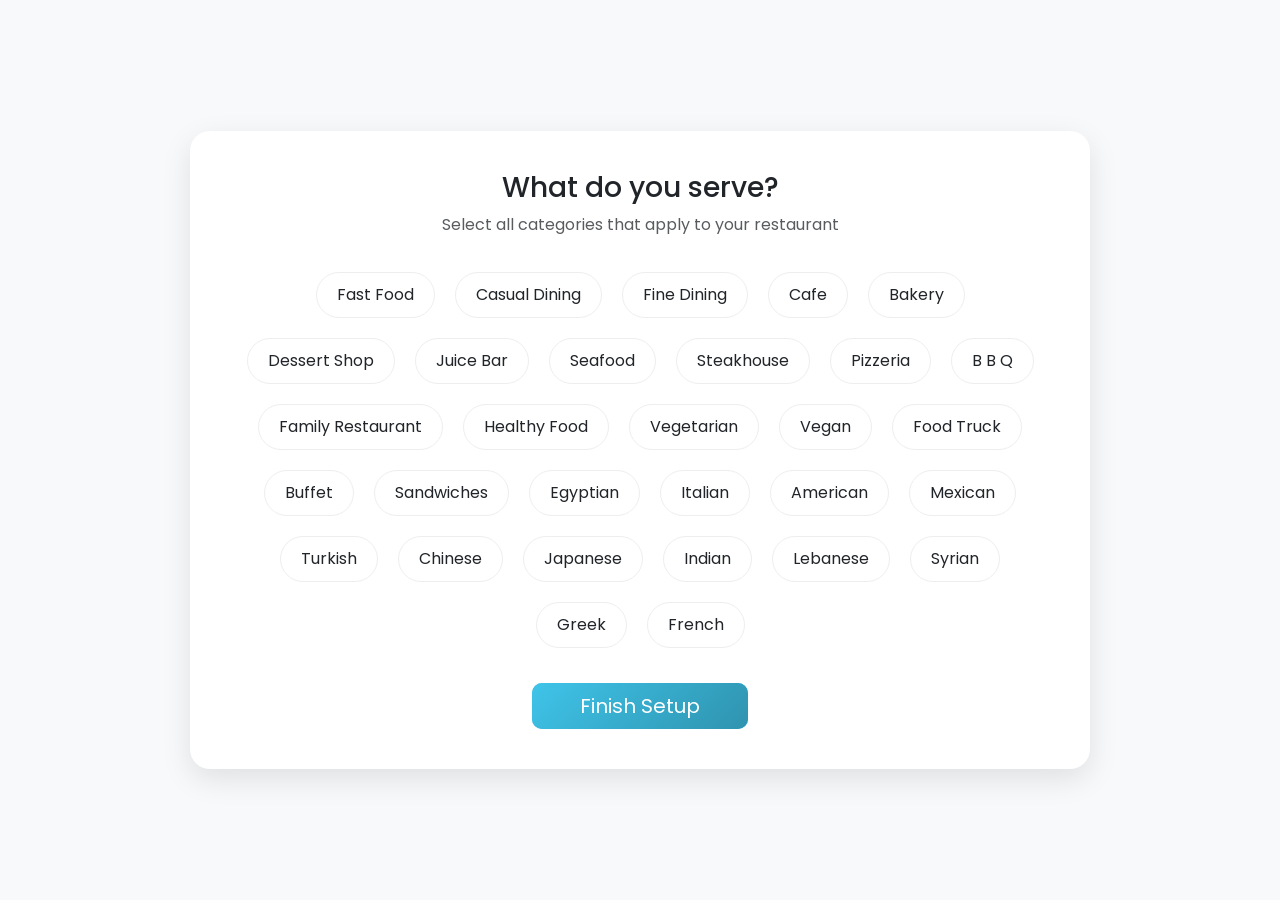
<file: Categories.html>
<!DOCTYPE html>
<html lang="en">

<head>
    <meta charset="UTF-8">
    <meta name="viewport" content="width=device-width, initial-scale=1.0">
    <title>Select Categories - Foodo</title>
    <link href="https://cdn.jsdelivr.net/npm/bootstrap@5.3.2/dist/css/bootstrap.min.css" rel="stylesheet">
    <link rel="shortcut icon" href="icons/favicon.ico" type="image/x-icon">
    <link href="https://fonts.googleapis.com/css?family=Poppins:300,400,500,600,700,800,900" rel="stylesheet">
    <link rel="stylesheet" href="css/styles.css">
    <style>
        body {
            background: #f8f9fa;
            font-family: 'Poppins', sans-serif;
            min-height: 100vh;
            display: flex;
            align-items: center;
            justify-content: center;
            padding: 20px;
        }

        .categories-card {
            background: white;
            padding: 40px;
            border-radius: 20px;
            box-shadow: 0 10px 30px rgba(0, 0, 0, 0.1);
            width: 100%;
            max-width: 900px;
        }

        .category-item {
            border: 1px solid #eee;
            border-radius: 50px;
            padding: 10px 20px;
            margin: 5px;
            cursor: pointer;
            transition: all 0.2s;
            display: inline-block;
            user-select: none;
        }

        .category-item:hover {
            background: #f0f0f0;
        }

        .category-item.selected {
            background: #ffc107;
            color: #333;
            border-color: #ffc107;
            font-weight: 600;
        }

        .category-grid {
            display: flex;
            flex-wrap: wrap;
            gap: 10px;
            justify-content: center;
            margin: 30px 0;
        }
    </style>
</head>

<body>

    <div class="categories-card">
        <h3 class="text-center mb-2">What do you serve?</h3>
        <p class="text-center text-muted mb-4">Select all categories that apply to your restaurant</p>

        <div class="category-grid" id="category-container">
            <!-- Categories will be injected here -->
        </div>

        <div class="alert alert-danger" id="error-alert" style="display:none;"></div>

        <div class="text-center">
            <button class="btn btn-primary btn-lg px-5" id="submit-btn" onclick="submitCategories()">Finish
                Setup</button>
        </div>
    </div>
    <script src="js/config.js"></script>

    <script src="js/Authentication.js"></script>
    <script>
        const categories = [
            "FastFood", "CasualDining", "FineDining", "Cafe", "Bakery",
            "DessertShop", "JuiceBar", "Seafood", "Steakhouse", "Pizzeria",
            "BBQ", "FamilyRestaurant", "HealthyFood", "Vegetarian", "Vegan",
            "FoodTruck", "Buffet", "Sandwiches", "Egyptian", "Italian",
            "American", "Mexican", "Turkish", "Chinese", "Japanese",
            "Indian", "Lebanese", "Syrian", "Greek", "French"
        ];

        const container = document.getElementById('category-container');
        const selectedCategories = new Set();

        // Render categories
        categories.forEach(cat => {
            const el = document.createElement('div');
            el.className = 'category-item';
            // Add spaces before capital letters for display
            el.textContent = cat.replace(/([A-Z])/g, ' $1').trim();
            el.dataset.value = cat;

            el.onclick = () => {
                if (selectedCategories.has(cat)) {
                    selectedCategories.delete(cat);
                    el.classList.remove('selected');
                } else {
                    selectedCategories.add(cat);
                    el.classList.add('selected');
                }
            };

            container.appendChild(el);
        });

        async function submitCategories() {
            const userId = sessionStorage.getItem('tempUserId');
            if (!userId) {
                alert('User ID missing. Please register again.');
                window.location.href = 'Register.html';
                return;
            }

            if (selectedCategories.size === 0) {
                alert('Please select at least one category.');
                return;
            }

            const btn = document.getElementById('submit-btn');
            const errorAlert = document.getElementById('error-alert');

            btn.disabled = true;
            btn.textContent = 'Saving...';
            errorAlert.style.display = 'none';

            const categoriesStr = Array.from(selectedCategories).join(',');

            const result = await Authentication.addCategory(userId, categoriesStr);

            if (result.success) {
                // Keep temp ID for restaurant image upload
                // sessionStorage tempUserId will be used in RestaurantImage.html
                window.location.href = 'RestaurantImage.html';
            } else {
                errorAlert.textContent = result.message || 'Failed to save categories';
                errorAlert.style.display = 'block';
                btn.disabled = false;
                btn.textContent = 'Finish Setup';
            }
        }
    </script>
</body>

</html>
</file>
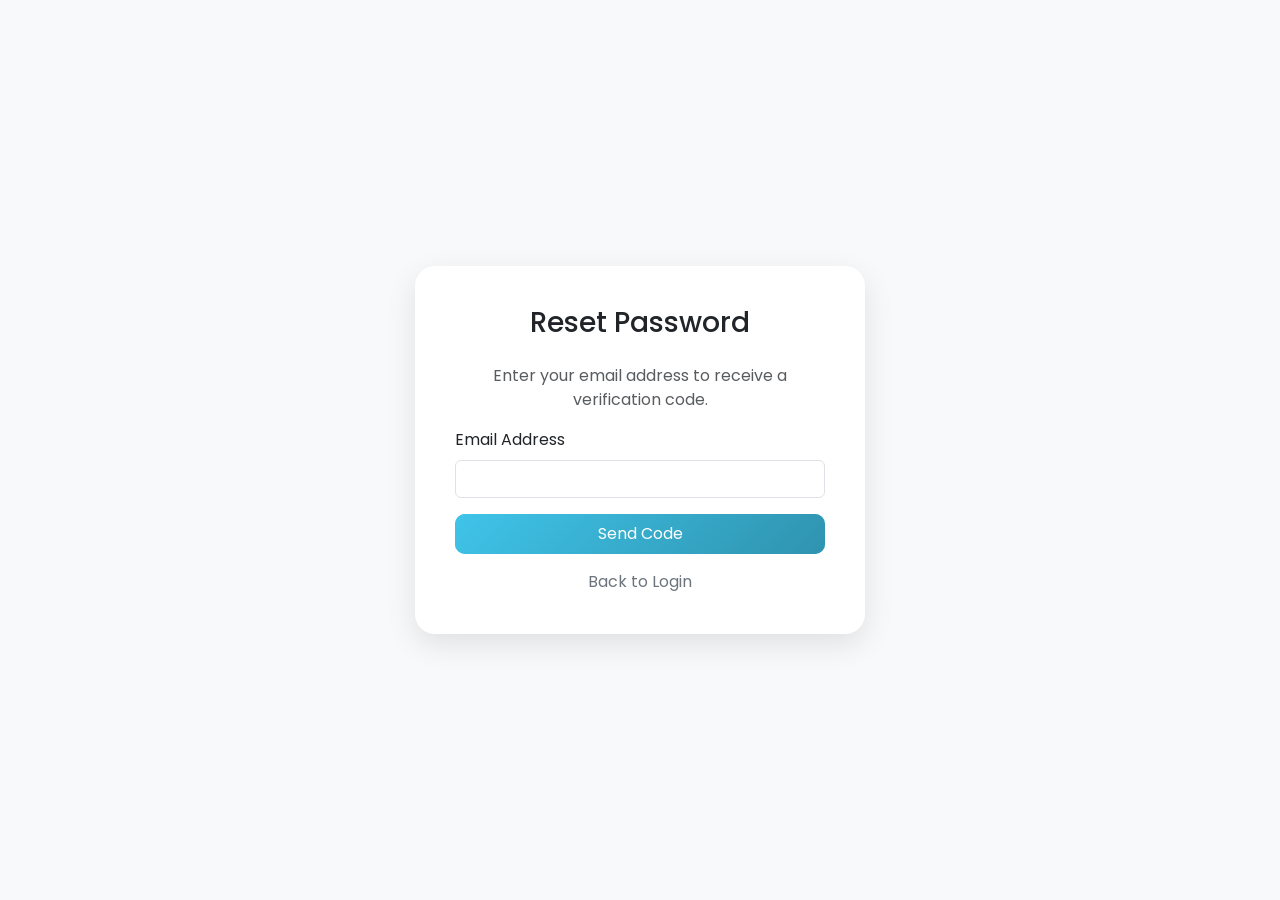
<file: ForgotPassword.html>
<!DOCTYPE html>
<html lang="en">

<head>
    <meta charset="UTF-8">
    <meta name="viewport" content="width=device-width, initial-scale=1.0">
    <title>Forgot Password - Foodo</title>
    <link href="https://cdn.jsdelivr.net/npm/bootstrap@5.3.2/dist/css/bootstrap.min.css" rel="stylesheet">
    <link rel="shortcut icon" href="icons/favicon.ico" type="image/x-icon">
    <link href="https://fonts.googleapis.com/css?family=Poppins:300,400,500,600,700,800,900" rel="stylesheet">
    <link rel="stylesheet" href="css/styles.css">
    <style>
        body {
            background: #f8f9fa;
            font-family: 'Poppins', sans-serif;
            height: 100vh;
            display: flex;
            align-items: center;
            justify-content: center;
        }

        .auth-card {
            background: white;
            padding: 40px;
            border-radius: 20px;
            box-shadow: 0 10px 30px rgba(0, 0, 0, 0.1);
            width: 100%;
            max-width: 450px;
        }

        .step-section {
            display: none;
            animation: fadeIn 0.5s;
        }

        .step-section.active {
            display: block;
        }

        @keyframes fadeIn {
            from {
                opacity: 0;
                transform: translateY(10px);
            }

            to {
                opacity: 1;
                transform: translateY(0);
            }
        }

        .timer {
            font-size: 1.2rem;
            font-weight: 600;
            color: #ffc107;
            text-align: center;
            margin: 15px 0;
        }
    </style>
</head>

<body>

    <div class="auth-card">
        <h3 class="text-center mb-4">Reset Password</h3>

        <div class="alert alert-danger" id="error-alert" style="display:none;"></div>

        <!-- Step 1: Request Code -->
        <div class="step-section active" id="step1">
            <p class="text-muted text-center">Enter your email address to receive a verification code.</p>
            <form id="request-form">
                <div class="mb-3">
                    <label class="form-label">Email Address</label>
                    <input type="email" class="form-control" id="email" required>
                </div>
                <button type="submit" class="btn btn-primary w-100">Send Code</button>
            </form>
            <div class="text-center mt-3">
                <a href="Login.html" class="text-decoration-none text-secondary">Back to Login</a>
            </div>
        </div>

        <!-- Step 2: Verify & Reset -->
        <div class="step-section" id="step2">
            <p class="text-muted text-center">Enter the code sent to your email and your new password.</p>

            <div class="timer" id="timer">10:00</div>

            <form id="reset-form">
                <div class="mb-3">
                    <label class="form-label">Verification Code</label>
                    <input type="text" class="form-control" id="code" required>
                </div>
                <div class="mb-3">
                    <label class="form-label">New Password</label>
                    <input type="password" class="form-control" id="new-password" required
                        pattern="^(?=.*\d)(?=.*[A-Z])(?=.*[a-z])(?=.*[^\w\d\s:])([^\s]){8,16}$"
                        title="Must be 8-16 chars, 1 uppercase, 1 lowercase, 1 number, 1 special char">
                </div>
                <button type="submit" class="btn btn-primary w-100">Reset Password</button>
            </form>
        </div>
    </div>

    <script src="js/config.js"></script>
    <script src="js/Authentication.js"></script>
    <script>
        let timerInterval;

        function startTimer(duration, display) {
            let timer = duration, minutes, seconds;
            timerInterval = setInterval(function () {
                minutes = parseInt(timer / 60, 10);
                seconds = parseInt(timer % 60, 10);

                minutes = minutes < 10 ? "0" + minutes : minutes;
                seconds = seconds < 10 ? "0" + seconds : seconds;

                display.textContent = minutes + ":" + seconds;

                if (--timer < 0) {
                    clearInterval(timerInterval);
                    display.textContent = "EXPIRED";
                    document.querySelector('#reset-form button').disabled = true;
                    alert('Code expired. Please request a new one.');
                    location.reload();
                }
            }, 1000);
        }

        document.getElementById('request-form').addEventListener('submit', async (e) => {
            e.preventDefault();
            const email = document.getElementById('email').value;
            const errorAlert = document.getElementById('error-alert');

            errorAlert.style.display = 'none';

            const result = await Authentication.submitForgetPasswordRequest(email);

            if (result.success) {
                document.getElementById('step1').classList.remove('active');
                document.getElementById('step2').classList.add('active');
                startTimer(600, document.getElementById('timer')); // 10 minutes
            } else {
                errorAlert.textContent = result.message || 'Failed to send code';
                errorAlert.style.display = 'block';
            }
        });

        document.getElementById('reset-form').addEventListener('submit', async (e) => {
            e.preventDefault();
            const code = document.getElementById('code').value;
            const password = document.getElementById('new-password').value;
            const errorAlert = document.getElementById('error-alert');

            errorAlert.style.display = 'none';

            const result = await Authentication.resetPassword(code, password);

            if (result.success) {
                clearInterval(timerInterval);
                alert('Password reset successful! Please login.');
                window.location.href = 'Login.html';
            } else {
                errorAlert.textContent = result.message || 'Failed to reset password';
                errorAlert.style.display = 'block';
            }
        });
    </script>
</body>

</html>
</file>
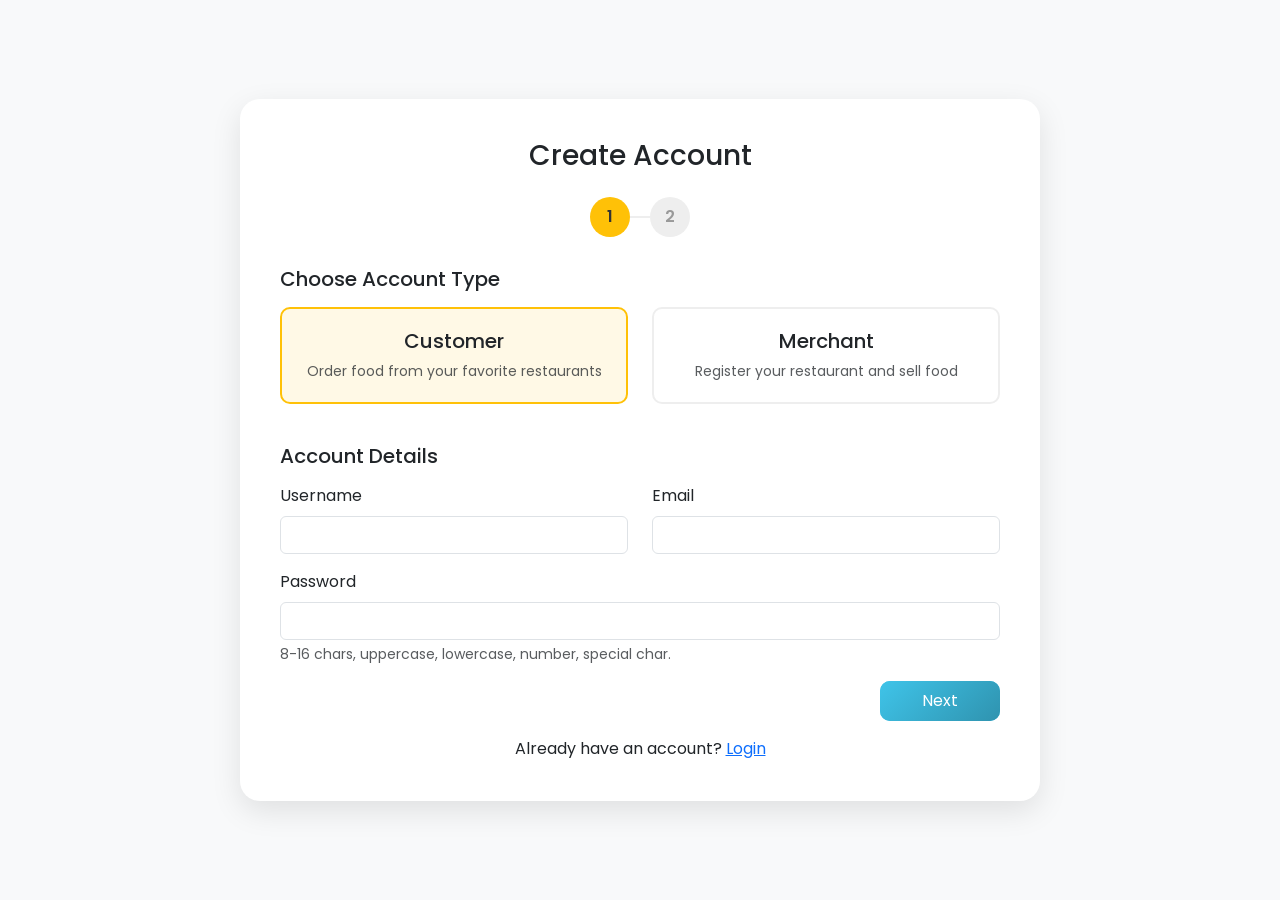
<file: Register.html>
<!DOCTYPE html>
<html lang="en">

<head>
    <meta charset="UTF-8">
    <meta name="viewport" content="width=device-width, initial-scale=1.0">
    <title>Register - Foodo</title>
    <link href="https://cdn.jsdelivr.net/npm/bootstrap@5.3.2/dist/css/bootstrap.min.css" rel="stylesheet">
    <link rel="shortcut icon" href="icons/favicon.ico" type="image/x-icon">
    <link href="https://fonts.googleapis.com/css?family=Poppins:300,400,500,600,700,800,900" rel="stylesheet">
    <link rel="stylesheet" href="css/styles.css">
    <style>
        body {
            background: #f8f9fa;
            font-family: 'Poppins', sans-serif;
            min-height: 100vh;
            display: flex;
            align-items: center;
            justify-content: center;
            padding: 20px;
        }

        .register-card {
            background: white;
            padding: 40px;
            border-radius: 20px;
            box-shadow: 0 10px 30px rgba(0, 0, 0, 0.1);
            width: 100%;
            max-width: 800px;
        }

        .step-indicator {
            display: flex;
            justify-content: center;
            margin-bottom: 30px;
        }

        .step {
            width: 40px;
            height: 40px;
            border-radius: 50%;
            background: #eee;
            color: #999;
            display: flex;
            align-items: center;
            justify-content: center;
            font-weight: 600;
            margin: 0 10px;
            position: relative;
        }

        .step.active {
            background: #ffc107;
            color: #333;
        }

        .step.completed {
            background: #28a745;
            color: white;
        }

        .step::after {
            content: '';
            position: absolute;
            width: 20px;
            height: 2px;
            background: #eee;
            right: -20px;
            top: 50%;
            transform: translateY(-50%);
        }

        .step:last-child::after {
            display: none;
        }

        .role-card {
            border: 2px solid #eee;
            border-radius: 10px;
            padding: 20px;
            text-align: center;
            cursor: pointer;
            transition: all 0.3s;
        }

        .role-card:hover,
        .role-card.selected {
            border-color: #ffc107;
            background: #fff9e6;
        }

        .role-card img {
            width: 60px;
            margin-bottom: 15px;
        }

        .form-section {
            display: none;
        }

        .form-section.active {
            display: block;
            animation: fadeIn 0.5s;
        }

        @keyframes fadeIn {
            from {
                opacity: 0;
                transform: translateY(10px);
            }

            to {
                opacity: 1;
                transform: translateY(0);
            }
        }

        .btn-nav {
            min-width: 120px;
        }
    </style>
</head>

<body>

    <div class="register-card">
        <h3 class="text-center mb-4">Create Account</h3>

        <div class="step-indicator">
            <div class="step active" id="step1-ind">1</div>
            <div class="step" id="step2-ind">2</div>
        </div>

        <form id="register-form">
            <!-- Step 1: Account Info & Role -->
            <div class="form-section active" id="step1">
                <h5 class="mb-3">Choose Account Type</h5>
                <div class="row mb-4">
                    <div class="col-md-6 mb-3">
                        <div class="role-card selected" onclick="selectRole('Customer')">
                            <!-- Placeholder icon -->
                            <h5>Customer</h5>
                            <p class="text-muted small mb-0">Order food from your favorite restaurants</p>
                            <input type="radio" name="role" value="Customer" checked style="display:none;">
                        </div>
                    </div>
                    <div class="col-md-6 mb-3">
                        <div class="role-card" onclick="selectRole('Merchant')">
                            <!-- Placeholder icon -->
                            <h5>Merchant</h5>
                            <p class="text-muted small mb-0">Register your restaurant and sell food</p>
                            <input type="radio" name="role" value="Merchant" style="display:none;">
                        </div>
                    </div>
                </div>

                <h5 class="mb-3">Account Details</h5>
                <div class="row">
                    <div class="col-md-6 mb-3">
                        <label class="form-label">Username</label>
                        <input type="text" class="form-control" name="UserName" required minlength="3" maxlength="30">
                    </div>
                    <div class="col-md-6 mb-3">
                        <label class="form-label">Email</label>
                        <input type="email" class="form-control" name="Email" required>
                    </div>
                    <div class="col-md-12 mb-3">
                        <label class="form-label">Password</label>
                        <input type="password" class="form-control" name="Password" required
                            pattern="^(?=.*\d)(?=.*[A-Z])(?=.*[a-z])(?=.*[^\w\d\s:])([^\s]){8,16}$"
                            title="Must be 8-16 chars, 1 uppercase, 1 lowercase, 1 number, 1 special char">
                        <div class="form-text">8-16 chars, uppercase, lowercase, number, special char.</div>
                    </div>
                </div>

                <div class="d-flex justify-content-end">
                    <button type="button" class="btn btn-primary btn-nav" onclick="nextStep()">Next</button>
                </div>
            </div>

            <!-- Step 2: Profile Details -->
            <div class="form-section" id="step2">
                <h5 class="mb-3" id="step2-title">Personal Details</h5>

                <!-- Customer Fields -->
                <div id="customer-fields">
                    <div class="row">
                        <div class="col-md-6 mb-3">
                            <label class="form-label">First Name</label>
                            <input type="text" class="form-control customer-req" name="FirstName">
                        </div>
                        <div class="col-md-6 mb-3">
                            <label class="form-label">Last Name</label>
                            <input type="text" class="form-control customer-req" name="LastName">
                        </div>
                        <div class="col-md-6 mb-3">
                            <label class="form-label">Phone Number</label>
                            <input type="tel" class="form-control customer-req" name="PhoneNumber">
                        </div>
                        <div class="col-md-6 mb-3">
                            <label class="form-label">Date of Birth</label>
                            <input type="date" class="form-control customer-req" name="DateOfBirth">
                        </div>
                        <div class="col-md-6 mb-3">
                            <label class="form-label">Gender</label>
                            <select class="form-select customer-req" name="Gender">
                                <option value="0">Male</option>
                                <option value="1">Female</option>
                            </select>
                        </div>
                    </div>
                    <h6 class="mt-3 mb-3">Address</h6>
                    <div class="row">
                        <div class="col-md-6 mb-3">
                            <label class="form-label">Country</label>
                            <input type="text" class="form-control" name="Country">
                        </div>
                        <div class="col-md-6 mb-3">
                            <label class="form-label">State</label>
                            <input type="text" class="form-control" name="State">
                        </div>
                        <div class="col-md-6 mb-3">
                            <label class="form-label">City</label>
                            <input type="text" class="form-control" name="City">
                        </div>
                        <div class="col-md-6 mb-3">
                            <label class="form-label">Postal Code</label>
                            <input type="text" class="form-control" name="PostalCode" pattern="\d{4,10}">
                        </div>
                        <div class="col-md-12 mb-3">
                            <label class="form-label">Street Address</label>
                            <input type="text" class="form-control" name="StreetAddress">
                        </div>
                    </div>
                </div>

                <!-- Merchant Fields -->
                <div id="merchant-fields" style="display:none;">
                    <div class="mb-3">
                        <label class="form-label">Store Name</label>
                        <input type="text" class="form-control merchant-req" name="StoreName">
                    </div>
                    <div class="mb-3">
                        <label class="form-label">Store Description</label>
                        <textarea class="form-control merchant-req" name="StoreDescription" rows="3"></textarea>
                    </div>
                </div>

                <div class="alert alert-danger mt-3" id="error-alert" style="display:none;"></div>

                <div class="d-flex justify-content-between mt-4">
                    <button type="button" class="btn btn-secondary btn-nav" onclick="prevStep()">Back</button>
                    <button type="submit" class="btn btn-success btn-nav">Register</button>
                </div>
            </div>
        </form>

        <div class="text-center mt-3">
            Already have an account? <a href="Login.html">Login</a>
        </div>
    </div>

    <script src="js/config.js"></script>
    <script src="js/Authentication.js?v=2"></script>
    <script>
        let currentRole = 'Customer';

        function selectRole(role) {
            currentRole = role;
            document.querySelectorAll('.role-card').forEach(c => c.classList.remove('selected'));
            document.querySelector(`input[value="${role}"]`).parentElement.classList.add('selected');
            document.querySelector(`input[value="${role}"]`).checked = true;
        }

        function nextStep() {
            // Validate Step 1
            const step1Inputs = document.querySelectorAll('#step1 input');
            let valid = true;
            step1Inputs.forEach(input => {
                if (!input.checkValidity()) {
                    input.reportValidity();
                    valid = false;
                }
            });
            if (!valid) return;

            // Switch UI
            document.getElementById('step1').classList.remove('active');
            document.getElementById('step2').classList.add('active');
            document.getElementById('step1-ind').classList.remove('active');
            document.getElementById('step1-ind').classList.add('completed');
            document.getElementById('step2-ind').classList.add('active');

            // Toggle Fields
            if (currentRole === 'Customer') {
                document.getElementById('customer-fields').style.display = 'block';
                document.getElementById('merchant-fields').style.display = 'none';
                document.getElementById('step2-title').textContent = 'Personal Details';

                // Set required
                document.querySelectorAll('.customer-req').forEach(i => i.required = true);
                document.querySelectorAll('.merchant-req').forEach(i => i.required = false);
            } else {
                document.getElementById('customer-fields').style.display = 'none';
                document.getElementById('merchant-fields').style.display = 'block';
                document.getElementById('step2-title').textContent = 'Store Details';

                // Set required
                document.querySelectorAll('.customer-req').forEach(i => i.required = false);
                document.querySelectorAll('.merchant-req').forEach(i => i.required = true);
            }
        }

        function prevStep() {
            document.getElementById('step2').classList.remove('active');
            document.getElementById('step1').classList.add('active');
            document.getElementById('step2-ind').classList.remove('active');
            document.getElementById('step1-ind').classList.remove('completed');
            document.getElementById('step1-ind').classList.add('active');
        }

        document.getElementById('register-form').addEventListener('submit', async (e) => {
            e.preventDefault();

            const formData = new FormData(e.target);
            const data = Object.fromEntries(formData.entries());
            const errorAlert = document.getElementById('error-alert');
            const submitBtn = e.target.querySelector('button[type="submit"]');

            errorAlert.style.display = 'none';
            submitBtn.disabled = true;
            submitBtn.textContent = 'Registering...';

            let result;
            if (currentRole === 'Customer') {
                result = await Authentication.registerCustomer(data);
                if (result.success) {
                    alert('Registration successful! Please login.');
                    window.location.href = 'Login.html';
                }
            } else {
                result = await Authentication.registerMerchant(data);
                console.log(result);

                if (result.success) {
                    // Redirect to Categories page
                    // Pass userId if needed? 
                    // The add-category endpoint needs UserId. 
                    // registerMerchant returns result.Data which might contain the User object or ID.
                    // I'll save it to sessionStorage to pass to next page

                    // Inspecting backend Register method return:
                    // It returns Ok(result.Data). 
                    // We expect result.data.userId based on Authentication.js previous logic

                    if (result.data && (result.data.userId || result.data.id)) {
                        const userId = result.data.userId || result.data.id;
                        sessionStorage.setItem('tempUserId', userId);
                        window.location.href = 'Categories.html';
                    } else {
                        // Fallback if ID not found, maybe login first?
                        console.error("User ID not found in response:", result);
                        alert('Registration successful! Please login to setup your store.');
                        window.location.href = 'Login.html';
                    }
                }
            }

            if (!result.success) {
                errorAlert.textContent = result.message || 'Registration failed';
                errorAlert.style.display = 'block';
                submitBtn.disabled = false;
                submitBtn.textContent = 'Register';
            }
        });
    </script>
</body>

</html>
</file>
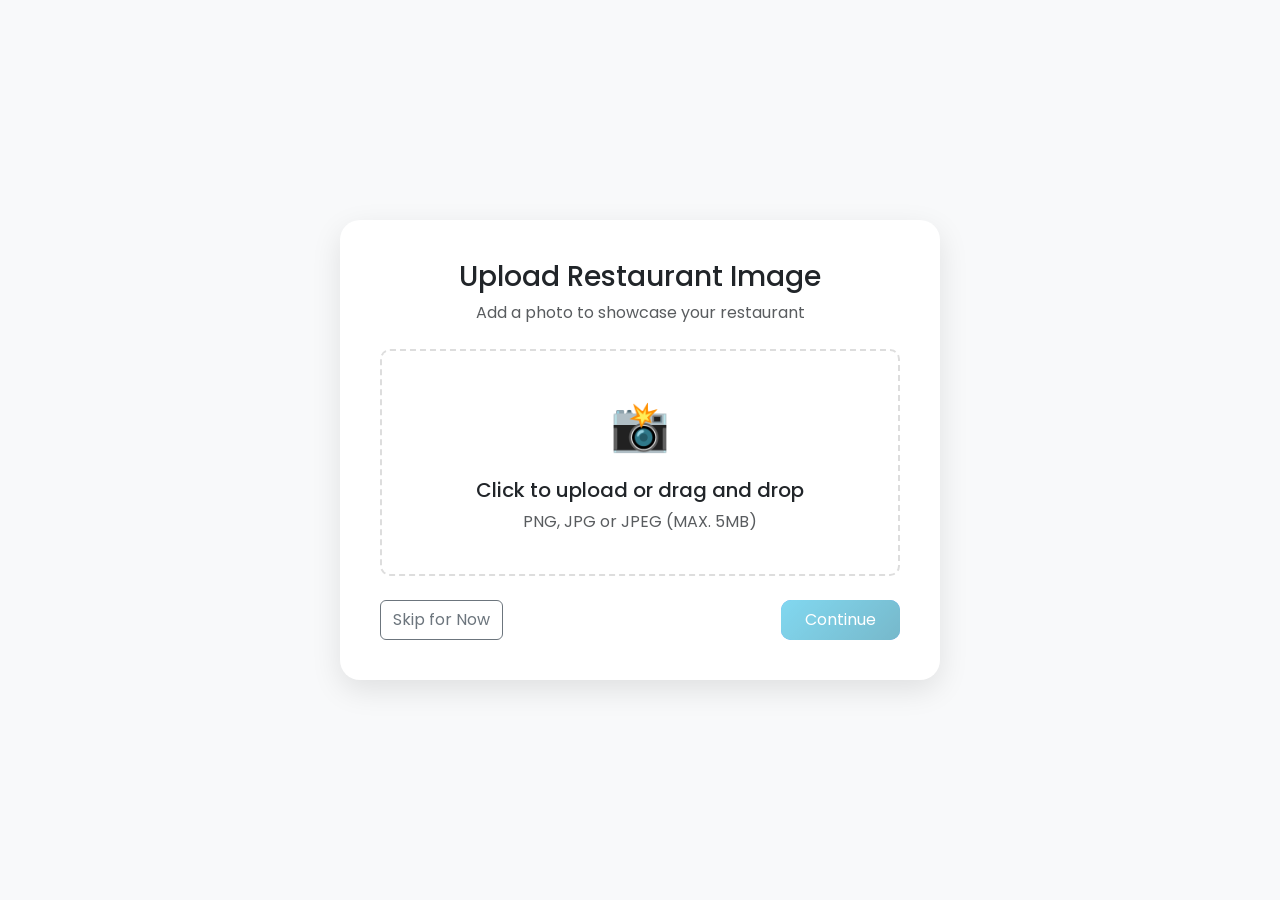
<file: RestaurantImage.html>
<!DOCTYPE html>
<html lang="en">

<head>
    <meta charset="UTF-8">
    <meta name="viewport" content="width=device-width, initial-scale=1.0">
    <title>Upload Restaurant Image - Foodo</title>
    <link href="https://cdn.jsdelivr.net/npm/bootstrap@5.3.2/dist/css/bootstrap.min.css" rel="stylesheet">
    <link rel="shortcut icon" href="icons/favicon.ico" type="image/x-icon">
    <link href="https://fonts.googleapis.com/css?family=Poppins:300,400,500,600,700,800,900" rel="stylesheet">
    <link rel="stylesheet" href="css/styles.css">
    <style>
        body {
            background: #f8f9fa;
            font-family: 'Poppins', sans-serif;
            min-height: 100vh;
            display: flex;
            align-items: center;
            justify-content: center;
            padding: 20px;
        }

        .upload-card {
            background: white;
            padding: 40px;
            border-radius: 20px;
            box-shadow: 0 10px 30px rgba(0, 0, 0, 0.1);
            width: 100%;
            max-width: 600px;
        }

        .upload-area {
            border: 2px dashed #ddd;
            border-radius: 10px;
            padding: 40px;
            text-align: center;
            cursor: pointer;
            transition: all 0.3s;
            margin: 20px 0;
        }

        .upload-area:hover {
            border-color: #ffc107;
            background: #fff9e6;
        }

        .upload-area.dragover {
            border-color: #ffc107;
            background: #fff9e6;
        }

        .preview-container {
            display: none;
            margin: 20px 0;
        }

        .preview-image {
            max-width: 100%;
            max-height: 300px;
            border-radius: 10px;
            box-shadow: 0 5px 15px rgba(0, 0, 0, 0.1);
        }

        .file-input {
            display: none;
        }

        .upload-icon {
            font-size: 48px;
            color: #ffc107;
            margin-bottom: 15px;
        }
    </style>
</head>

<body>

    <div class="upload-card">
        <h3 class="text-center mb-2">Upload Restaurant Image</h3>
        <p class="text-center text-muted mb-4">Add a photo to showcase your restaurant</p>

        <div class="upload-area" id="uploadArea" onclick="document.getElementById('fileInput').click()">
            <div class="upload-icon">📸</div>
            <h5>Click to upload or drag and drop</h5>
            <p class="text-muted mb-0">PNG, JPG or JPEG (MAX. 5MB)</p>
        </div>

        <input type="file" id="fileInput" class="file-input" accept="image/png,image/jpeg,image/jpg">

        <div class="preview-container" id="previewContainer">
            <h6 class="mb-3">Preview:</h6>
            <img id="previewImage" class="preview-image" alt="Restaurant preview">
            <button class="btn btn-sm btn-outline-danger mt-2" onclick="clearImage()">Remove Image</button>
        </div>

        <div class="alert alert-danger" id="error-alert" style="display:none;"></div>

        <div class="d-flex justify-content-between mt-4">
            <button class="btn btn-outline-secondary" onclick="skipUpload()">Skip for Now</button>
            <button class="btn btn-primary px-4" id="submit-btn" onclick="uploadImage()" disabled>Continue</button>
        </div>
    </div>

    <script src="js/Authentication.js"></script>
    <script src="js/config.js"></script>
    <script>
        let selectedFile = null;
        const fileInput = document.getElementById('fileInput');
        const uploadArea = document.getElementById('uploadArea');
        const previewContainer = document.getElementById('previewContainer');
        const previewImage = document.getElementById('previewImage');
        const submitBtn = document.getElementById('submit-btn');
        const errorAlert = document.getElementById('error-alert');

        // File input change handler
        fileInput.addEventListener('change', handleFileSelect);

        // Drag and drop handlers
        uploadArea.addEventListener('dragover', (e) => {
            e.preventDefault();
            uploadArea.classList.add('dragover');
        });

        uploadArea.addEventListener('dragleave', () => {
            uploadArea.classList.remove('dragover');
        });

        uploadArea.addEventListener('drop', (e) => {
            e.preventDefault();
            uploadArea.classList.remove('dragover');

            const file = e.dataTransfer.files[0];
            if (file && file.type.startsWith('image/')) {
                handleFile(file);
            } else {
                showError('Please select a valid image file');
            }
        });

        function handleFileSelect(e) {
            const file = e.target.files[0];
            if (file) {
                handleFile(file);
            }
        }

        function handleFile(file) {
            // Validate file type
            if (!file.type.startsWith('image/')) {
                showError('Please select an image file');
                return;
            }

            // Validate file size (5MB max)
            if (file.size > 5 * 1024 * 1024) {
                showError('File size must be less than 5MB');
                return;
            }

            selectedFile = file;

            // Show preview
            const reader = new FileReader();
            reader.onload = (e) => {
                previewImage.src = e.target.result;
                previewContainer.style.display = 'block';
                uploadArea.style.display = 'none';
                submitBtn.disabled = false;
                errorAlert.style.display = 'none';
            };
            reader.readAsDataURL(file);
        }

        function clearImage() {
            selectedFile = null;
            fileInput.value = '';
            previewContainer.style.display = 'none';
            uploadArea.style.display = 'block';
            submitBtn.disabled = true;
        }

        function showError(message) {
            errorAlert.textContent = message;
            errorAlert.style.display = 'block';
        }

        async function uploadImage() {
            const userId = sessionStorage.getItem('tempUserId');

            if (!userId) {
                showError('User ID missing. Please register again.');
                setTimeout(() => {
                    window.location.href = 'Register.html';
                }, 2000);
                return;
            }

            if (!selectedFile) {
                showError('Please select an image');
                return;
            }

            submitBtn.disabled = true;
            submitBtn.textContent = 'Uploading...';
            errorAlert.style.display = 'none';

            try {
                const formData = new FormData();
                formData.append('file', selectedFile);
                formData.append('MerchantId', userId);

                const response = await fetch(`${CONFIG.API_BASE_URL}/Photos/add-merchant-photo`, {
                    method: 'POST',
                    body: formData
                });

                if (response.ok) {
                    sessionStorage.removeItem('tempUserId');
                    alert('Setup complete! Please login to continue.');
                    window.location.href = 'Login.html';
                } else {
                    const errorText = await response.text();
                    showError(errorText || 'Failed to upload image');
                    submitBtn.disabled = false;
                    submitBtn.textContent = 'Continue';
                }
            } catch (error) {
                console.error('Upload error:', error);
                showError('Network error. Please try again.');
                submitBtn.disabled = false;
                submitBtn.textContent = 'Continue';
            }
        }

        function skipUpload() {
            const userId = sessionStorage.getItem('tempUserId');

            if (userId) {
                sessionStorage.removeItem('tempUserId');
            }

            alert('You can add a restaurant image later from your profile.');
            window.location.href = 'Login.html';
        }
    </script>
</body>

</html>
</file>
<file: css/styles.css>
:root {
  /* Light */
  --blue-light: #ecf9fd;
  --blue-light-hover: #e2f6fc;
  --blue-light-active: #c3edf8;

  /* Normal */
  --blue-normal: #3fc4e9;
  --blue-normal-hover: #39b0d2;
  --blue-normal-active: #329dba;

  /* Dark */
  --blue-dark: #2f93af;
  --blue-dark-hover: #26768c;
  --blue-dark-active: #1c5869;

  /* Darker */
  --blue-darker: #164552;
}
.header{
    background-color: var(--blue-light);
}
.btn-primary {
  position: relative;
  display: inline-block;
  padding: .5rem 1rem;
  color: #fff;
  border: none;
  border-radius: 10px;
  overflow: hidden;
  z-index: 0;
  /* fallback flat color */
  background: var(--blue-normal);
}

/* base gradient layer */
.btn-primary::before {
  content: "";
  position: absolute;
  inset: 0;
  z-index: -2;
  background: linear-gradient(135deg, var(--blue-normal), var(--blue-dark));
  transition: opacity 250ms ease, transform 250ms ease;
  opacity: 1;
  transform: scale(1);
}

/* hover/active gradient layer placed above base (same element but we use an overlay) */
.btn-primary::after {
  content: "";
  position: absolute;
  inset: 0;
  z-index: -1;
  background: linear-gradient(135deg, var(--blue-normal-hover), var(--blue-dark-hover));
  transition: opacity 250ms ease, transform 250ms ease;
  opacity: 0;
  transform: scale(1.02); /* طفيف تكبير لتحس بحركة */
}

.btn-primary:hover::after,
.btn-primary:focus::after {
  opacity: 1;
  transform: scale(1);
}

.btn-primary:active::after {
  opacity: 1;
  transform: scale(.98);
  filter: brightness(.95);
}

.btn-primary > * {
  position: relative;
  z-index: 1;
}
</file>
